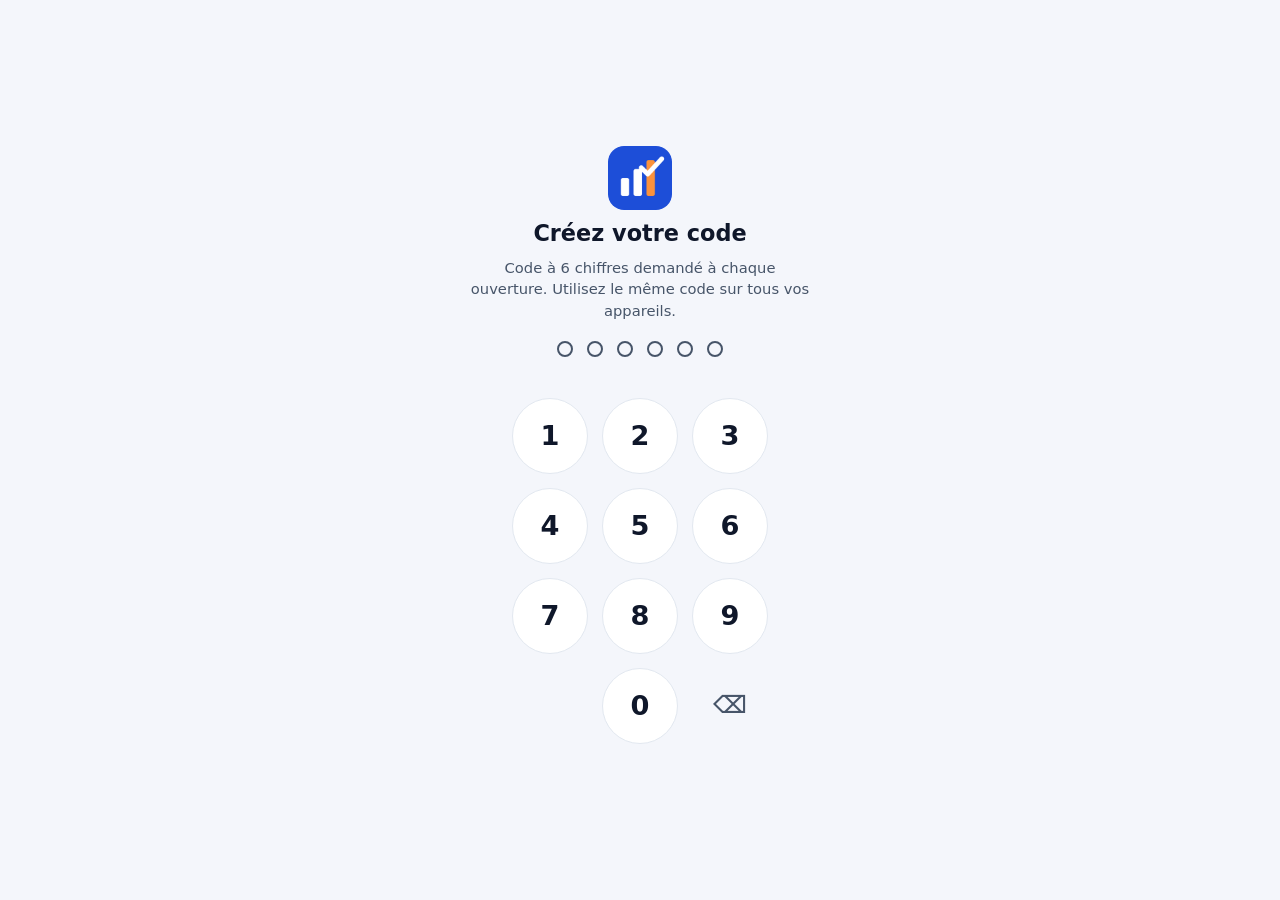
<file: index.html>
<!doctype html>
<html lang="fr">
  <head>
    <meta charset="utf-8" />
    <meta name="viewport" content="width=device-width, initial-scale=1, viewport-fit=cover" />
    <title>EvalQ – Compétences MELEC</title>
    <meta name="description" content="Évaluation des compétences des élèves (école et entreprise), suivi et bilans PDF." />
    <meta name="theme-color" content="#1d4ed8" />
    <meta name="apple-mobile-web-app-capable" content="yes" />
    <meta name="mobile-web-app-capable" content="yes" />
    <meta name="apple-mobile-web-app-status-bar-style" content="default" />
    <meta name="apple-mobile-web-app-title" content="EvalQ" />
    <link rel="manifest" href="manifest.webmanifest" />
    <link rel="icon" href="icons/icon-192.png" type="image/png" />
    <link rel="apple-touch-icon" href="icons/apple-touch-icon.png" />
    <link rel="stylesheet" href="css/style.css" />
  </head>
  <body>
    <header class="topbar">
      <div class="brand"><img src="icons/icon-192.png" alt="" width="28" height="28" /><span class="brand-name">EvalQ</span></div>
      <div class="class-switch" id="classSwitch" role="tablist" aria-label="Classe"></div>
      <button class="sync-btn st-off" id="syncBtn" type="button" aria-label="Synchronisation"></button>
      <button class="icon-btn" id="lockBtn" type="button" aria-label="Verrouiller" title="Verrouiller"></button>
    </header>
    <button id="syncBanner" class="sync-banner" type="button" hidden></button>

    <main id="view" class="container"></main>

    <nav class="tabbar">
      <a href="#/evals" data-tab="evals" data-icon="eval"><span>Évaluations</span></a>
      <a href="#/eleves" data-tab="eleves" data-icon="eleves"><span>Élèves</span></a>
      <a href="#/bilans" data-tab="bilans" data-icon="bilan"><span>Bilans</span></a>
      <a href="#/pfmp" data-tab="pfmp" data-icon="entreprise"><span>PFMP</span></a>
      <a href="#/reglages" data-tab="reglages" data-icon="reglages"><span>Réglages</span></a>
    </nav>

    <div class="busy-overlay"><div class="spinner"></div><p>Génération du PDF…</p></div>

    <script src="vendor/chart.umd.min.js"></script>
    <script src="vendor/jspdf.umd.min.js"></script>
    <script src="vendor/jspdf.plugin.autotable.min.js"></script>
    <script src="vendor/xlsx.mini.min.js"></script>
    <script type="module" src="js/app.js"></script>
  </body>
</html>
</file>
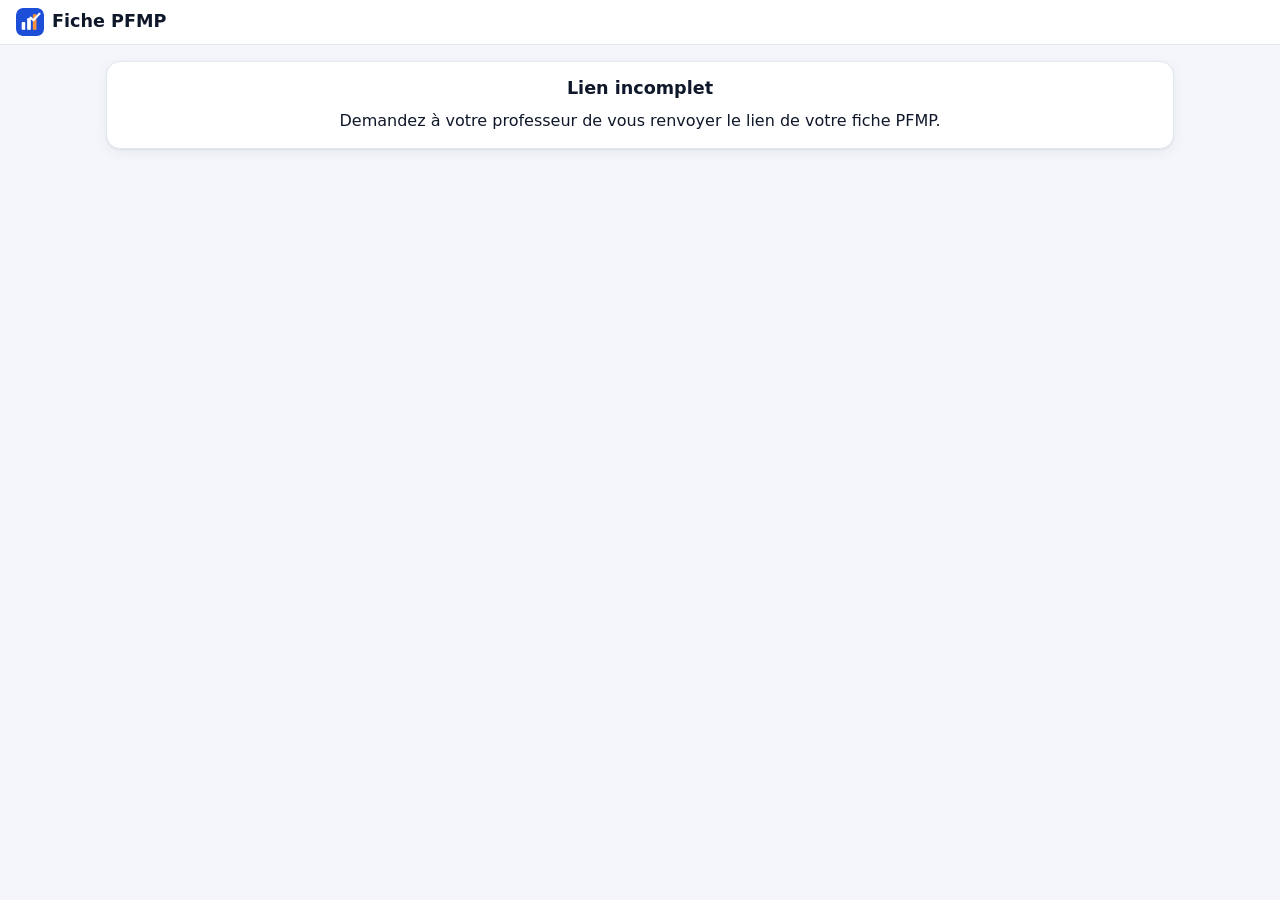
<file: eleve.html>
<!doctype html>
<html lang="fr">
  <head>
    <meta charset="utf-8" />
    <meta name="viewport" content="width=device-width, initial-scale=1, viewport-fit=cover" />
    <meta name="robots" content="noindex" />
    <title>Fiche PFMP – élève</title>
    <meta name="theme-color" content="#1d4ed8" />
    <link rel="icon" href="icons/icon-192.png" type="image/png" />
    <link rel="stylesheet" href="css/style.css" />
  </head>
  <body class="ready student-page">
    <header class="topbar">
      <div class="brand"><img src="icons/icon-192.png" alt="" width="28" height="28" /><span class="brand-name">Fiche PFMP</span></div>
    </header>
    <main id="main" class="container"></main>

    <script type="module">
      import { formHTML, collect, missing } from './js/pfmp-form.js';
      import { decodePayload, encodePayload } from './js/pfmp-ref.js';
      import { esc, dateFR } from './js/util.js';

      const main = document.getElementById('main');
      let req = null;
      try {
        req = decodePayload(location.hash.slice(1));
        if (req.k !== 'evalq-pfmp-req') throw new Error();
      } catch {
        main.innerHTML = '<div class="card empty"><h2>Lien incomplet</h2><p>Demandez à votre professeur de vous renvoyer le lien de votre fiche PFMP.</p></div>';
        throw new Error('lien invalide');
      }
      const DRAFT = 'evalq-eleve-' + req.p;
      const load = () => {
        try {
          return JSON.parse(localStorage.getItem(DRAFT) || 'null');
        } catch {
          return null;
        }
      };
      const base = location.href.split('#')[0].replace(/eleve\.html.*$/, '');

      function showForm() {
        main.innerHTML = `
          <div class="card stack">
            <h1>${esc(req.n)}</h1>
            <p class="muted">Classe ${esc(req.c)} · PFMP n° ${esc(req.num || '')}
              ${req.s ? ` · du ${dateFR(req.s)} au ${dateFR(req.e)}` : ''}</p>
            <p class="small">Complétez vos informations et celles de l’entreprise qui vous accueille, puis envoyez la fiche à votre professeur.
              Vos réponses restent sur votre téléphone jusqu’à l’envoi.</p>
          </div>
          <form id="f" class="stack">${formHTML(load() || {})}
            <div class="actions sticky-actions no-tabbar"><span class="spacer"></span>
              <button class="btn primary" type="submit">Valider ma fiche</button></div>
          </form>`;
        const f = document.getElementById('f');
        f.oninput = () => localStorage.setItem(DRAFT, JSON.stringify(collect(f)));
        f.onsubmit = (e) => {
          e.preventDefault();
          const miss = missing(f);
          if (miss.length) return alert('À compléter : ' + miss.join(', '));
          const data = collect(f);
          localStorage.setItem(DRAFT, JSON.stringify(data));
          showSend(data);
        };
      }

      function showSend(data) {
        const code = encodePayload({ k: 'evalq-pfmp', p: req.p, n: req.n, ...data, at: new Date().toISOString() });
        const link = `${base}#/pfmp-import/${code}`;
        const subject = `Fiche PFMP – ${req.n}`;
        const body = `Bonjour,\n\nVoici ma fiche PFMP (${data.company.name}).\nLien à ouvrir dans EvalQ :\n${link}\n\n${req.n}`;
        main.innerHTML = `
          <div class="card stack">
            <h1>Fiche prête ✔</h1>
            <p>Envoyez-la maintenant à votre professeur :</p>
            ${req.t ? `<a class="btn primary" href="mailto:${encodeURIComponent(req.t)}?subject=${encodeURIComponent(subject)}&body=${encodeURIComponent(body)}">Envoyer par e-mail à mon professeur</a>` : ''}
            ${navigator.share ? `<button class="btn ${req.t ? '' : 'primary'}" id="share">Envoyer (messagerie, ENT…)</button>` : ''}
            <button class="btn" id="copy">Copier le lien</button>
            <details><summary class="muted small">Afficher le lien</summary><p class="small" style="word-break:break-all">${esc(link)}</p></details>
            <button class="btn ghost" id="edit">Modifier ma fiche</button>
          </div>`;
        document.getElementById('copy').onclick = async () => {
          try {
            await navigator.clipboard.writeText(link);
            alert('Lien copié. Collez-le dans un message à votre professeur.');
          } catch {
            prompt('Copiez ce lien :', link);
          }
        };
        document.getElementById('share')?.addEventListener('click', () => navigator.share({ title: subject, text: body }).catch(() => {}));
        document.getElementById('edit').onclick = showForm;
      }

      showForm();
    </script>
  </body>
</html>
</file>
<file: css/style.css>
:root {
  --bg: #f4f6fb;
  --surface: #ffffff;
  --surface-2: #f1f4f9;
  --text: #0f172a;
  --text-2: #475569;
  --line: #e2e8f0;
  --band: rgba(15, 23, 42, 0.04);
  --primary: #1d4ed8;
  --primary-2: #dbeafe;
  --ecole: #2563eb;
  --ecole-bg: #dbeafe;
  --entreprise: #ea580c;
  --entreprise-bg: #ffedd5;
  --danger: #dc2626;
  --l4: #bbf7d0;
  --l4-t: #14532d;
  --l3: #dcfce7;
  --l3-t: #166534;
  --l2: #fef08a;
  --l2-t: #713f12;
  --l1: #fecaca;
  --l1-t: #7f1d1d;
  --radius: 14px;
  --shadow: 0 1px 2px rgba(15, 23, 42, 0.06), 0 4px 14px rgba(15, 23, 42, 0.05);
  --tabbar-h: 64px;
  color-scheme: light;
}

@media (prefers-color-scheme: dark) {
  :root {
    --bg: #0b1120;
    --surface: #111a2e;
    --surface-2: #17223a;
    --text: #e2e8f0;
    --text-2: #94a3b8;
    --line: #22304b;
    --band: rgba(255, 255, 255, 0.04);
    --primary: #60a5fa;
    --primary-2: #1e3a8a;
    --ecole: #60a5fa;
    --ecole-bg: #1e3a8a;
    --entreprise: #fb923c;
    --entreprise-bg: #4a2410;
    --l4: #166534;
    --l4-t: #dcfce7;
    --l3: #14532d;
    --l3-t: #bbf7d0;
    --l2: #713f12;
    --l2-t: #fef9c3;
    --l1: #7f1d1d;
    --l1-t: #fee2e2;
    --shadow: none;
    color-scheme: dark;
  }
}

* {
  box-sizing: border-box;
  -webkit-tap-highlight-color: transparent;
}

html {
  -webkit-text-size-adjust: 100%;
}

body {
  margin: 0;
  overflow-x: hidden;
  font: 16px/1.45 system-ui, -apple-system, 'Segoe UI', Roboto, 'Helvetica Neue', Arial, sans-serif;
  background: var(--bg);
  color: var(--text);
  padding-bottom: calc(var(--tabbar-h) + env(safe-area-inset-bottom));
}

h1,
h2,
h3 {
  margin: 0;
  line-height: 1.2;
}
h1 {
  font-size: 1.35rem;
}
h2 {
  font-size: 1.1rem;
}
h3 {
  font-size: 0.95rem;
  color: var(--text-2);
}
a {
  color: var(--primary);
}
svg {
  width: 1.2em;
  height: 1.2em;
  flex: none;
}
input,
select,
textarea,
button {
  font: inherit;
  color: inherit;
}
input:not([type='checkbox']),
select,
textarea {
  width: 100%;
  min-height: 44px;
  padding: 8px 12px;
  border: 1px solid var(--line);
  border-radius: 10px;
  background: var(--surface);
}
textarea {
  resize: vertical;
}
input:focus,
select:focus,
textarea:focus {
  outline: 2px solid var(--primary);
  outline-offset: 0;
}

.hidden {
  display: none !important;
}
.muted {
  color: var(--text-2);
}
.small {
  font-size: 0.85rem;
}
.grow {
  flex: 1;
  min-width: 0;
}
.spacer {
  flex: 1;
}
.row {
  display: flex;
  align-items: center;
}
.wrap {
  flex-wrap: wrap;
}
.between {
  justify-content: space-between;
}
.gap {
  gap: 16px;
}
.gap-s {
  gap: 8px;
}
.stack {
  display: flex;
  flex-direction: column;
  gap: 12px;
}
.stack-center {
  display: flex;
  flex-direction: column;
  align-items: center;
}
.c {
  text-align: center;
}
.grid2 {
  display: grid;
  grid-template-columns: 1fr 1fr;
  gap: 12px;
}
@media (max-width: 560px) {
  .grid2 {
    grid-template-columns: 1fr;
  }
}

/* ---------- Structure ---------- */

.topbar {
  position: sticky;
  top: 0;
  z-index: 20;
  display: flex;
  align-items: center;
  gap: 12px;
  padding: calc(8px + env(safe-area-inset-top)) max(16px, env(safe-area-inset-right)) 8px
    max(16px, env(safe-area-inset-left));
  background: color-mix(in srgb, var(--surface) 92%, transparent);
  backdrop-filter: blur(10px);
  -webkit-backdrop-filter: blur(10px);
  border-bottom: 1px solid var(--line);
}
.brand {
  display: flex;
  align-items: center;
  gap: 8px;
  font-weight: 700;
  font-size: 1.1rem;
}
.brand img {
  border-radius: 7px;
}
.class-switch {
  margin-left: auto;
  display: flex;
  gap: 4px;
  background: var(--surface-2);
  padding: 4px;
  border-radius: 12px;
  overflow-x: auto;
  max-width: 60vw;
}
.class-switch button {
  border: 0;
  background: transparent;
  padding: 6px 14px;
  border-radius: 9px;
  font-weight: 600;
  min-height: 36px;
  cursor: pointer;
  white-space: nowrap;
}
.class-switch button.on {
  background: var(--primary);
  color: #fff;
}

.container {
  max-width: 1100px;
  margin: 0 auto;
  padding: 16px max(16px, env(safe-area-inset-left)) 24px;
  display: flex;
  flex-direction: column;
  gap: 14px;
}

.tabbar {
  position: fixed;
  left: 0;
  right: 0;
  bottom: 0;
  z-index: 30;
  display: flex;
  justify-content: space-around;
  background: var(--surface);
  border-top: 1px solid var(--line);
  padding-bottom: env(safe-area-inset-bottom);
  height: calc(var(--tabbar-h) + env(safe-area-inset-bottom));
}
.tabbar a {
  flex: 1;
  display: flex;
  flex-direction: column;
  align-items: center;
  justify-content: center;
  gap: 2px;
  text-decoration: none;
  color: var(--text-2);
  font-size: 0.75rem;
  font-weight: 600;
}
.tabbar a svg {
  width: 26px;
  height: 26px;
}
.tabbar a.active {
  color: var(--primary);
}

.page-head {
  display: flex;
  align-items: center;
  gap: 10px;
  flex-wrap: wrap;
}
.page-head h1 {
  flex: 1 1 180px;
  min-width: 0;
}
.page-head > .grow {
  flex: 1 1 180px;
}
.h-eval {
  overflow-wrap: anywhere;
}
.toolbar .select {
  width: auto;
  min-width: 180px;
}

.card {
  background: var(--surface);
  border: 1px solid var(--line);
  border-radius: var(--radius);
  padding: 16px;
  box-shadow: var(--shadow);
  color: inherit;
  text-decoration: none;
}
.card.empty {
  text-align: center;
  display: flex;
  flex-direction: column;
  align-items: center;
  gap: 10px;
}
.card.empty p {
  margin: 0;
}
.card.empty .row {
  flex-wrap: wrap;
  justify-content: center;
}
@media (max-width: 480px) {
  .btn {
    white-space: normal;
    text-align: center;
  }
}
.list {
  display: flex;
  flex-direction: column;
  gap: 10px;
}
.list.compact {
  gap: 0;
}
.list-row {
  display: flex;
  align-items: center;
  gap: 6px;
  padding: 4px 0;
  border-bottom: 1px solid var(--line);
}
.group-title {
  margin-top: 6px;
}

/* ---------- Boutons ---------- */

.btn {
  display: inline-flex;
  align-items: center;
  justify-content: center;
  gap: 6px;
  min-height: 44px;
  padding: 8px 16px;
  border-radius: 11px;
  border: 1px solid var(--line);
  background: var(--surface);
  font-weight: 600;
  text-decoration: none;
  color: var(--text);
  cursor: pointer;
  white-space: nowrap;
}
.btn:disabled {
  opacity: 0.4;
  cursor: default;
}
.btn.primary {
  background: var(--primary);
  border-color: var(--primary);
  color: #fff;
}
.btn.danger {
  color: var(--danger);
}
.btn.ghost {
  background: transparent;
  border-color: transparent;
}
.btn.icon {
  padding: 8px;
  min-width: 44px;
}
.btn.small {
  min-height: 36px;
  padding: 4px 12px;
  font-size: 0.88rem;
}
.actions {
  display: flex;
  gap: 8px;
  align-items: center;
  flex-wrap: wrap;
}
.sticky-actions {
  position: sticky;
  bottom: calc(var(--tabbar-h) + env(safe-area-inset-bottom) + 8px);
  background: var(--surface);
  border: 1px solid var(--line);
  border-radius: var(--radius);
  padding: 10px;
  box-shadow: 0 6px 24px rgba(15, 23, 42, 0.12);
  z-index: 10;
}

.chips {
  display: flex;
  gap: 8px;
  flex-wrap: wrap;
}
.chip {
  display: inline-flex;
  align-items: center;
  gap: 6px;
  min-height: 38px;
  padding: 6px 14px;
  border-radius: 999px;
  border: 1px solid var(--line);
  background: var(--surface);
  font-weight: 600;
  cursor: pointer;
}
.chip.on {
  background: var(--primary);
  color: #fff;
  border-color: var(--primary);
}
.chip.ecole {
  color: var(--ecole);
}
.chip.entreprise {
  color: var(--entreprise);
}
.chip.ecole.on {
  background: var(--ecole);
  color: #fff;
  border-color: var(--ecole);
}
.chip.entreprise.on {
  background: var(--entreprise);
  color: #fff;
  border-color: var(--entreprise);
}

.segmented {
  display: flex;
  background: var(--surface-2);
  border-radius: 12px;
  padding: 4px;
  gap: 4px;
}
.segmented button {
  flex: 1;
  display: inline-flex;
  align-items: center;
  justify-content: center;
  gap: 6px;
  min-height: 40px;
  border: 0;
  border-radius: 9px;
  background: transparent;
  font-weight: 600;
  cursor: pointer;
  color: var(--text-2);
}
.segmented button.on {
  background: var(--surface);
  color: var(--text);
  box-shadow: var(--shadow);
}
.segmented button.ecole.on {
  background: var(--ecole);
  color: #fff;
}
.segmented button.entreprise.on {
  background: var(--entreprise);
  color: #fff;
}
.mode-seg {
  max-width: 360px;
}

/* ---------- Badges / pastilles ---------- */

.badge {
  display: inline-flex;
  align-items: center;
  gap: 4px;
  padding: 2px 8px;
  border-radius: 999px;
  font-size: 0.78rem;
  font-weight: 700;
}
.badge svg {
  width: 14px;
  height: 14px;
}
.badge-ecole {
  background: var(--ecole-bg);
  color: var(--ecole);
}
.badge-entreprise {
  background: var(--entreprise-bg);
  color: var(--entreprise);
}
.tag {
  padding: 1px 7px;
  border-radius: 6px;
  background: var(--surface-2);
  font-size: 0.78rem;
  font-weight: 600;
}

.pill {
  display: inline-flex;
  align-items: center;
  justify-content: center;
  min-width: 42px;
  padding: 2px 8px;
  border-radius: 8px;
  font-weight: 700;
  font-variant-numeric: tabular-nums;
  font-size: 0.9rem;
  background: var(--surface-2);
  color: var(--text-2);
}
.pill.big {
  min-width: 52px;
  font-size: 1rem;
  padding: 4px 10px;
}
.pill.xl {
  font-size: 1.6rem;
  padding: 4px 14px;
  border-radius: 12px;
}
.lv-l4 {
  background: var(--l4);
  color: var(--l4-t);
}
.lv-l3 {
  background: var(--l3);
  color: var(--l3-t);
}
.lv-l2 {
  background: var(--l2);
  color: var(--l2-t);
}
.lv-l1 {
  background: var(--l1);
  color: var(--l1-t);
}
.legend-row {
  display: flex;
  flex-wrap: wrap;
  gap: 6px 14px;
  font-size: 0.8rem;
  color: var(--text-2);
}
.legend-item {
  display: inline-flex;
  align-items: center;
  gap: 5px;
}
.legend-item .pill {
  min-width: 30px;
  font-size: 0.75rem;
}
.legend-item.ecole {
  color: var(--ecole);
  font-weight: 700;
}
.legend-item.entreprise {
  color: var(--entreprise);
  font-weight: 700;
}
.delta {
  font-weight: 700;
  font-size: 0.85rem;
  white-space: nowrap;
}
.delta.up {
  color: #16a34a;
}
.delta.down {
  color: var(--danger);
}
.delta.flat {
  color: var(--text-2);
}

/* ---------- Liste des évaluations ---------- */

.eval-card {
  display: flex;
  gap: 12px;
  align-items: center;
  border-left: 6px solid var(--ecole);
}
.eval-card.type-entreprise {
  border-left-color: var(--entreprise);
  background: linear-gradient(90deg, var(--entreprise-bg), var(--surface) 40%);
}
.eval-main {
  flex: 1;
  min-width: 0;
  display: flex;
  flex-direction: column;
  gap: 6px;
}
.eval-title {
  font-weight: 700;
  font-size: 1.05rem;
}
.eval-side {
  display: flex;
  flex-direction: column;
  align-items: center;
  gap: 4px;
}
.progress {
  height: 5px;
  border-radius: 5px;
  background: var(--surface-2);
  overflow: hidden;
}
.progress span {
  display: block;
  height: 100%;
  background: var(--primary);
}
.type-entreprise .progress span {
  background: var(--entreprise);
}

/* ---------- Formulaire évaluation ---------- */

.field {
  display: flex;
  flex-direction: column;
  gap: 4px;
}
.field > span {
  font-size: 0.85rem;
  font-weight: 600;
  color: var(--text-2);
  display: inline-flex;
  align-items: center;
  gap: 5px;
}
.check {
  display: flex;
  align-items: flex-start;
  gap: 10px;
  padding: 8px 0;
  cursor: pointer;
}
.check input {
  width: 22px;
  height: 22px;
  flex: none;
  margin: 0;
  accent-color: var(--primary);
}
.epreuve {
  display: flex;
  flex-direction: column;
  gap: 6px;
  border-top: 1px solid var(--line);
  padding-top: 10px;
}
.comp-pick {
  border: 1px solid var(--line);
  border-radius: 12px;
  padding: 2px 10px;
}
.comp-pick-head {
  display: flex;
  align-items: center;
  gap: 8px;
}
.comp-pick-head .check {
  flex: 1;
}
.crit-list {
  display: none;
  padding: 0 0 6px 32px;
  border-top: 1px dashed var(--line);
}
.crit-list.open {
  display: block;
}
.crit-list .check {
  padding: 6px 0;
}
.student-picks {
  display: grid;
  grid-template-columns: repeat(auto-fill, minmax(200px, 1fr));
  gap: 4px 12px;
}
.check.pick {
  border-bottom: 1px solid var(--line);
}

/* ---------- Saisie ---------- */

.student-strip {
  display: flex;
  gap: 6px;
  overflow-x: auto;
  padding: 2px 2px 8px;
  scrollbar-width: thin;
}
.stu {
  display: inline-flex;
  align-items: center;
  gap: 6px;
  min-height: 40px;
  padding: 6px 12px;
  border-radius: 999px;
  border: 1px solid var(--line);
  background: var(--surface);
  white-space: nowrap;
  cursor: pointer;
  font-weight: 600;
}
.stu .dot {
  width: 9px;
  height: 9px;
  border-radius: 50%;
  background: var(--line);
}
.stu.st-partial .dot {
  background: #f59e0b;
}
.stu.st-done .dot {
  background: #16a34a;
}
.stu.st-absent {
  opacity: 0.55;
  text-decoration: line-through;
}
.stu.on {
  border-color: var(--primary);
  background: var(--primary-2);
}
.stu-name {
  font-weight: 700;
}
.student-card.is-absent .comp-blocks {
  opacity: 0.35;
  pointer-events: none;
}
.entreprise-field > span {
  color: var(--entreprise);
}
.toggle {
  padding: 4px 0;
  align-items: center;
}
.comp-blocks {
  display: flex;
  flex-direction: column;
  gap: 12px;
}
.comp-block {
  border: 1px solid var(--line);
  border-radius: 12px;
  overflow: hidden;
}
.comp-block-head {
  display: flex;
  justify-content: space-between;
  align-items: center;
  gap: 10px;
  padding: 10px 12px;
  background: var(--surface-2);
}
.crit-row {
  padding: 10px 12px;
  border-top: 1px solid var(--line);
  display: flex;
  flex-direction: column;
  gap: 8px;
}
.crit-label {
  font-size: 0.95rem;
}
.crit-val {
  font-weight: 700;
  color: var(--primary);
  margin-left: 4px;
}
.notes {
  display: grid;
  grid-template-columns: repeat(11, 1fr);
  gap: 4px;
}
.notes button {
  min-height: 44px;
  border-radius: 9px;
  border: 1px solid var(--line);
  background: var(--surface);
  font-weight: 700;
  font-variant-numeric: tabular-nums;
  cursor: pointer;
  padding: 0;
  touch-action: manipulation;
}
.notes button.on {
  color: #fff;
  border-color: transparent;
  transform: scale(1.06);
}
.notes .n0.on,
.notes .n1.on,
.notes .n2.on,
.notes .n3.on {
  background: #dc2626;
}
.notes .n4.on,
.notes .n5.on {
  background: #d97706;
}
.notes .n6.on,
.notes .n7.on {
  background: #65a30d;
}
.notes .n8.on,
.notes .n9.on,
.notes .n10.on {
  background: #15803d;
}
@media (min-width: 900px) {
  .crit-row {
    flex-direction: row;
    align-items: center;
  }
  .crit-label {
    flex: 1;
  }
  .notes {
    width: 520px;
    flex: none;
  }
}
@media (max-width: 380px) {
  .notes {
    grid-template-columns: repeat(6, 1fr);
  }
}

/* Tableau de saisie */
.table-wrap {
  overflow-x: auto;
  -webkit-overflow-scrolling: touch;
  border-radius: 10px;
}
.grid-table,
.table {
  border-collapse: separate;
  border-spacing: 0;
  width: 100%;
  font-size: 0.9rem;
}
.grid-table th,
.grid-table td,
.table th,
.table td {
  border-bottom: 1px solid var(--line);
  padding: 6px;
  text-align: left;
  background: var(--surface);
}
.table thead th,
.grid-table thead th {
  background: var(--surface-2);
  font-size: 0.8rem;
  text-align: center;
  white-space: nowrap;
}
.table thead th:first-child {
  text-align: left;
}
.sticky-col {
  position: sticky;
  left: 0;
  z-index: 1;
  white-space: nowrap;
  max-width: 180px;
  overflow: hidden;
  text-overflow: ellipsis;
}
.grid-table .cell {
  width: 56px;
  min-height: 40px;
  padding: 4px;
  text-align: center;
}
.grid-table .comp-th {
  border-left: 2px solid var(--line);
}
.grid-table .avg-th,
.grid-table .avg-cell {
  background: var(--surface-2);
}
.grid-table tr.is-absent td,
.grid-table tr.is-absent th {
  opacity: 0.5;
}
.grid-table a {
  color: inherit;
  font-weight: 600;
}
.th-ecole {
  color: var(--ecole);
}
.th-entreprise {
  color: var(--entreprise);
}
.th-ecole svg,
.th-entreprise svg {
  vertical-align: -3px;
  margin-right: 3px;
}
.table tr.clickable {
  cursor: pointer;
}
.table tr.total th,
.table tr.total td {
  border-top: 2px solid var(--text-2);
  font-weight: 700;
}
.matrix .pill {
  min-width: 40px;
  font-size: 0.82rem;
}
.matrix a {
  color: inherit;
  font-weight: 600;
  text-decoration: none;
}
.legend-crit p {
  font-size: 0.85rem;
}

/* ---------- Élèves ---------- */

.student-row {
  display: flex;
  align-items: center;
  gap: 10px;
  padding: 12px 14px;
  flex-wrap: wrap;
}
.mini {
  display: inline-flex;
  align-items: center;
  gap: 3px;
}
.mini.ecole {
  color: var(--ecole);
}
.mini.entreprise {
  color: var(--entreprise);
}
.mini svg {
  width: 16px;
  height: 16px;
}
.tiles {
  display: grid;
  grid-template-columns: repeat(auto-fit, minmax(150px, 1fr));
  gap: 10px;
}
.tile {
  background: var(--surface);
  border: 1px solid var(--line);
  border-radius: var(--radius);
  padding: 12px;
  display: flex;
  flex-direction: column;
  align-items: center;
  gap: 6px;
  text-align: center;
}
.tile .muted {
  display: inline-flex;
  align-items: center;
  gap: 4px;
}
.tile.ecole {
  border-top: 4px solid var(--ecole);
}
.tile.entreprise {
  border-top: 4px solid var(--entreprise);
}
@media (max-width: 480px) {
  .tiles {
    grid-template-columns: 1fr 1fr;
  }
  .tiles .tile:first-child {
    grid-column: span 2;
  }
}
.chart-box {
  position: relative;
  height: 300px;
}
.chart-box.radar {
  height: 360px;
}
.eval-line {
  display: flex;
  align-items: center;
  gap: 10px;
  padding: 10px;
  border-radius: 10px;
  border-left: 5px solid var(--ecole);
  background: var(--surface-2);
  color: inherit;
  text-decoration: none;
}
.eval-line.type-entreprise {
  border-left-color: var(--entreprise);
  background: var(--entreprise-bg);
}

/* ---------- Réglages ---------- */

.period-row {
  display: grid;
  grid-template-columns: 1.2fr 1fr 1fr auto;
  gap: 6px;
  align-items: center;
  margin-bottom: 6px;
}
@media (max-width: 560px) {
  .period-row {
    grid-template-columns: 1fr 1fr auto;
  }
  .period-row input[data-f='name'] {
    grid-column: 1 / -1;
  }
}
.ref-comp {
  border: 1px solid var(--line);
  border-radius: 12px;
  padding: 10px 12px;
}
.ref-comp summary {
  cursor: pointer;
}
.ref-comp .list {
  margin: 8px 0;
}
details > summary {
  cursor: pointer;
}

/* ---------- Divers ---------- */

.toast {
  position: fixed;
  left: 50%;
  bottom: calc(var(--tabbar-h) + env(safe-area-inset-bottom) + 80px);
  transform: translate(-50%, 20px);
  background: #0f172a;
  color: #fff;
  padding: 10px 18px;
  border-radius: 999px;
  opacity: 0;
  transition: 0.25s;
  z-index: 100;
  pointer-events: none;
  font-weight: 600;
}
.toast.show {
  opacity: 1;
  transform: translate(-50%, 0);
}
.busy-overlay {
  display: none;
  position: fixed;
  inset: 0;
  background: rgba(15, 23, 42, 0.45);
  z-index: 200;
  align-items: center;
  justify-content: center;
  flex-direction: column;
  color: #fff;
  font-weight: 600;
}
body.busy .busy-overlay {
  display: flex;
}
.spinner {
  width: 44px;
  height: 44px;
  border: 4px solid rgba(255, 255, 255, 0.3);
  border-top-color: #fff;
  border-radius: 50%;
  animation: spin 0.8s linear infinite;
}
@keyframes spin {
  to {
    transform: rotate(360deg);
  }
}

/* ---------- Code d'accès ---------- */

body:not(.ready) .topbar,
body:not(.ready) .tabbar,
body:not(.ready) #view {
  visibility: hidden;
}
body.locked {
  overflow: hidden;
}
.lock {
  position: fixed;
  inset: 0;
  z-index: 500;
  background: var(--bg);
  display: flex;
  align-items: center;
  justify-content: center;
  padding: calc(16px + env(safe-area-inset-top)) 16px calc(16px + env(safe-area-inset-bottom));
  overflow-y: auto;
}
.lock-box {
  width: 100%;
  max-width: 340px;
  display: flex;
  flex-direction: column;
  align-items: center;
  text-align: center;
  gap: 10px;
}
.lock-logo {
  border-radius: 16px;
}
.lock-title {
  font-size: 1.4rem;
}
.lock-sub {
  margin: 0;
  color: var(--text-2);
  font-size: 0.92rem;
  min-height: 1.2em;
}
.lock-dots {
  display: flex;
  gap: 14px;
  margin: 10px 0 2px;
}
.lock-dots span {
  width: 16px;
  height: 16px;
  border-radius: 50%;
  border: 2px solid var(--text-2);
  transition: background 0.1s;
}
.lock-dots span.on {
  background: var(--primary);
  border-color: var(--primary);
}
.lock-dots.shake {
  animation: shake 0.4s;
}
@keyframes shake {
  20%,
  60% {
    transform: translateX(-8px);
  }
  40%,
  80% {
    transform: translateX(8px);
  }
}
.lock-msg {
  margin: 0;
  min-height: 1.3em;
  color: var(--danger);
  font-weight: 600;
  font-size: 0.9rem;
}
.lock.busy .lock-msg {
  color: var(--text-2);
}
.lock-pad {
  display: grid;
  grid-template-columns: repeat(3, 76px);
  gap: 14px;
}
.lock-pad button {
  width: 76px;
  height: 76px;
  border-radius: 50%;
  border: 1px solid var(--line);
  background: var(--surface);
  font-size: 1.7rem;
  font-weight: 600;
  cursor: pointer;
  touch-action: manipulation;
}
.lock-pad button:active {
  background: var(--primary-2);
}
.lock-pad .lock-aux {
  border: 0;
  background: transparent;
  font-size: 0.95rem;
  color: var(--text-2);
}
.lock-pad [data-act='back'] {
  font-size: 1.5rem;
}
.lock-link {
  border: 0;
  background: none;
  color: var(--primary);
  font-weight: 600;
  padding: 10px;
  cursor: pointer;
}
@media (max-height: 640px) {
  .lock-pad {
    grid-template-columns: repeat(3, 64px);
    gap: 10px;
  }
  .lock-pad button {
    width: 64px;
    height: 64px;
  }
  .lock-logo {
    display: none;
  }
}

/* ---------- En-tête : synchro / verrou ---------- */

.icon-btn,
.sync-btn {
  width: 40px;
  height: 40px;
  flex: none;
  display: inline-flex;
  align-items: center;
  justify-content: center;
  border: 0;
  border-radius: 10px;
  background: transparent;
  color: var(--text-2);
  cursor: pointer;
  position: relative;
}
.icon-btn svg,
.sync-btn svg {
  width: 24px;
  height: 24px;
}
.class-switch {
  margin-left: auto;
}
.sync-btn::after {
  content: '';
  position: absolute;
  right: 5px;
  bottom: 7px;
  width: 10px;
  height: 10px;
  border-radius: 50%;
  border: 2px solid var(--surface);
  background: var(--line);
}
.sync-btn.st-ok {
  color: #16a34a;
}
.sync-btn.st-ok::after {
  background: #16a34a;
}
.sync-btn.st-syncing {
  color: var(--primary);
}
.sync-btn.st-syncing svg {
  animation: pulse 1s infinite alternate;
}
.sync-btn.st-syncing::after {
  background: var(--primary);
}
.sync-btn.st-reconnect,
.sync-btn.st-error {
  color: #d97706;
}
.sync-btn.st-reconnect::after,
.sync-btn.st-error::after {
  background: #d97706;
}
@keyframes pulse {
  to {
    opacity: 0.35;
  }
}
@media (max-width: 420px) {
  .brand span.brand-name {
    display: none;
  }
  .topbar {
    gap: 4px;
  }
  .class-switch button {
    padding: 6px 10px;
  }
}

.modal {
  position: fixed;
  inset: 0;
  z-index: 400;
  background: rgba(15, 23, 42, 0.5);
  display: flex;
  align-items: center;
  justify-content: center;
  padding: 16px;
}
.modal-box {
  max-width: 440px;
  width: 100%;
}
.modal-box p {
  margin: 0;
}

/* ---------- Comportement face au travail ---------- */

:root {
  --behavior: #7c3aed;
  --behavior-bg: #ede9fe;
}
@media (prefers-color-scheme: dark) {
  :root {
    --behavior: #a78bfa;
    --behavior-bg: #2e1065;
  }
}
.epreuve.behavior h3,
.th-behavior,
.mini.behavior,
.tile.behavior .muted,
.legend-item.behavior {
  color: var(--behavior);
}
.epreuve.behavior .comp-pick {
  border-color: var(--behavior);
  background: var(--behavior-bg);
}
.comp-block.behavior {
  border-color: var(--behavior);
}
.comp-block.behavior .comp-block-head {
  background: var(--behavior-bg);
  color: var(--behavior);
}
.tag.behavior {
  background: var(--behavior-bg);
  color: var(--behavior);
}
.tile.behavior {
  border-top: 4px solid var(--behavior);
}
.mini.behavior svg,
.th-behavior svg,
.tile.behavior svg {
  width: 16px;
  height: 16px;
  vertical-align: -3px;
}
.sync-card .status-line {
  font-weight: 600;
}
.guide ol {
  padding-left: 20px;
  margin: 8px 0;
}
.guide li {
  margin-bottom: 6px;
}
.guide code {
  background: var(--surface-2);
  padding: 1px 5px;
  border-radius: 5px;
  word-break: break-all;
}

/* ---------- PFMP ---------- */

.steps {
  display: flex;
  flex-wrap: wrap;
  gap: 6px;
}
.step {
  display: inline-flex;
  align-items: center;
  gap: 5px;
  padding: 3px 10px;
  border-radius: 999px;
  background: var(--surface-2);
  color: var(--text-2);
  font-size: 0.8rem;
  font-weight: 600;
}
.step .dot {
  width: 9px;
  height: 9px;
  border-radius: 50%;
  background: var(--line);
}
.step.done {
  background: #dcfce7;
  color: #166534;
}
.step.done .dot {
  background: #16a34a;
}
.steps.compact {
  gap: 4px;
  flex-wrap: nowrap;
}
.steps.compact .step {
  padding: 0;
  background: none;
}
.steps.compact .step .dot {
  width: 12px;
  height: 12px;
}
.pfmp-card {
  display: flex;
  align-items: center;
  gap: 10px;
  border-left: 6px solid var(--entreprise);
}
.pfmp-card svg {
  width: 15px;
  height: 15px;
  vertical-align: -2px;
  color: var(--entreprise);
}
.pf-group {
  border-top: 2px solid var(--entreprise);
  padding-top: 10px;
  display: flex;
  flex-direction: column;
  gap: 8px;
}
.pf-group h3 {
  color: var(--entreprise);
}
.pf-tasks .check {
  padding: 4px 0;
}
.pf-comp {
  border: 1px solid var(--line);
  border-radius: 12px;
  overflow: hidden;
}
.pf-comp summary {
  display: flex;
  align-items: center;
  gap: 10px;
  padding: 10px 12px;
  background: var(--entreprise-bg);
  font-weight: 700;
  font-size: 0.9rem;
}
.pf-crit {
  display: flex;
  flex-wrap: wrap;
  align-items: center;
  gap: 8px 12px;
  padding: 8px 12px;
  border-top: 1px solid var(--line);
}
.pf-crit-label {
  flex: 1 1 260px;
  font-size: 0.92rem;
}
.lv4 {
  display: grid;
  grid-template-columns: repeat(4, 56px);
  gap: 4px;
}
.lv4 button,
.att-options button {
  min-height: 42px;
  border: 1px solid var(--line);
  border-radius: 9px;
  background: var(--surface);
  font-weight: 700;
  cursor: pointer;
  touch-action: manipulation;
}
.lv4 button.on {
  color: #fff;
  border-color: transparent;
}
.lv4 .l0.on {
  background: #dc2626;
}
.lv4 .l1.on {
  background: #d97706;
}
.lv4 .l2.on {
  background: #65a30d;
}
.lv4 .l3.on {
  background: #15803d;
}
.att {
  display: flex;
  flex-direction: column;
  gap: 6px;
}
.att-options {
  display: grid;
  grid-template-columns: repeat(5, 1fr);
  gap: 4px;
}
.att-options button {
  font-weight: 600;
  font-size: 0.8rem;
  padding: 4px;
  line-height: 1.15;
}
.att-options button.on {
  background: var(--entreprise);
  color: #fff;
  border-color: transparent;
}
@media (max-width: 560px) {
  .att-options {
    grid-template-columns: 1fr;
  }
}
.sig-grid {
  display: grid;
  grid-template-columns: repeat(auto-fit, minmax(230px, 1fr));
  gap: 12px;
}
.sig-tile {
  border: 1px solid var(--line);
  border-radius: 12px;
  padding: 12px;
  display: flex;
  flex-direction: column;
  gap: 8px;
}
.sig-img {
  min-height: 90px;
  display: flex;
  align-items: center;
  justify-content: center;
  background: #fff;
  border-radius: 8px;
  border: 1px dashed var(--line);
}
.sig-img img {
  max-width: 100%;
  max-height: 140px;
}
.sig-box {
  max-width: 720px;
}
.sig-wrap {
  position: relative;
  background: #fff;
  border: 2px dashed #94a3b8;
  border-radius: 12px;
  height: min(46vh, 300px);
}
.sig-canvas {
  width: 100%;
  height: 100%;
  touch-action: none;
  display: block;
  border-radius: 12px;
}
.sig-hint {
  position: absolute;
  left: 50%;
  top: 50%;
  transform: translate(-50%, -50%);
  color: #94a3b8;
  pointer-events: none;
}
input.invalid {
  border-color: var(--danger);
  background: #fef2f2;
}
.kiosk {
  position: fixed;
  inset: 0;
  z-index: 300;
  background: var(--bg);
  overflow-y: auto;
  padding-top: env(safe-area-inset-top);
}
body.kiosk-on {
  overflow: hidden;
}
.sticky-actions.no-tabbar {
  bottom: calc(env(safe-area-inset-bottom) + 8px);
}
body.student-page {
  padding-bottom: 24px;
}
.tabbar a {
  font-size: 0.7rem;
}
.sync-error {
  color: #b45309;
  font-weight: 600;
  margin: 0;
}
.sync-banner {
  display: block;
  width: 100%;
  border: 0;
  padding: 10px 16px;
  background: #fef3c7;
  color: #92400e;
  font: inherit;
  font-weight: 600;
  font-size: 0.9rem;
  text-align: center;
  cursor: pointer;
  position: sticky;
  top: calc(57px + env(safe-area-inset-top));
  z-index: 19;
}
.sync-banner[hidden] {
  display: none;
}
</file>
